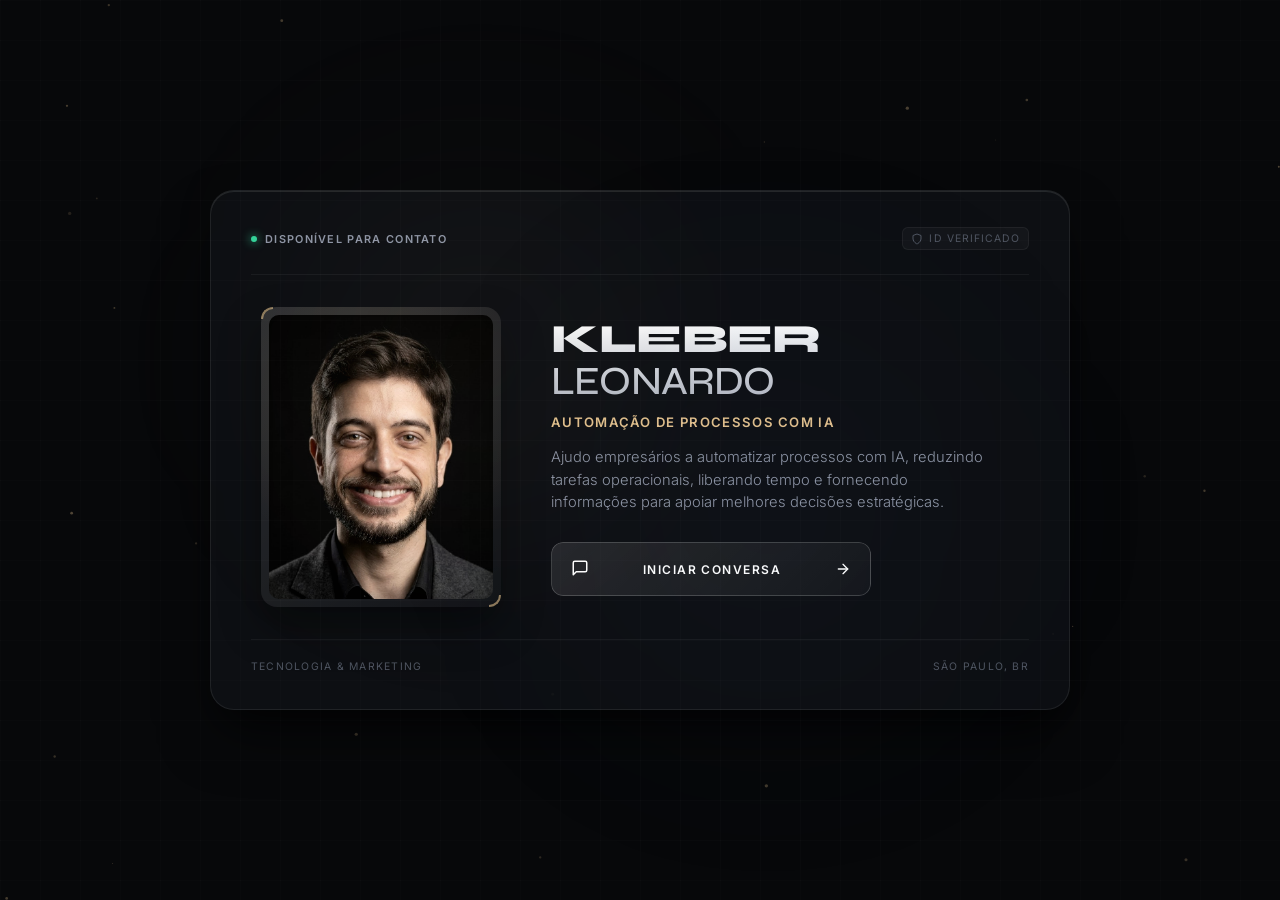
<file: index.html>
<!DOCTYPE html>
<html lang="pt-BR">
<head>
    <meta charset="UTF-8">
    <meta name="viewport" content="width=device-width, initial-scale=1.0, maximum-scale=1.0, user-scalable=no, viewport-fit=cover">
    <title>KLEBER LEONARDO 👋🏻</title>
    <meta name="description" content="KLEBER LEONARDO 👋🏻">
    
    <!-- Open Graph / Facebook -->
    <meta property="og:type" content="website">
    <meta property="og:title" content="KLEBER LEONARDO 👋🏻">
    <meta property="og:description" content="KLEBER LEONARDO 👋🏻">
    <meta property="og:image" content="img/avatar.jpg">

    <!-- Fonts: Google Fonts (Syne for high-end bespoke feel, Inter for crisp UI typography) -->
    <link rel="preconnect" href="https://fonts.googleapis.com">
    <link rel="preconnect" href="https://fonts.gstatic.com" crossorigin>
    <link href="https://fonts.googleapis.com/css2?family=Inter:wght@300;400;500;600&family=Syne:wght@500;700;800&display=swap" rel="stylesheet">
    
    <meta name="robots" content="noimageindex">
    
    <link rel="stylesheet" href="css/style.css">
</head>
<body>
    <!-- Canvas for subtle atmospheric noise/particles -->
    <canvas id="atmosphere-canvas"></canvas>

    <!-- Main Container - Single Viewport Master Piece -->
    <main class="app-viewport">
        <!-- Ambient Atmospheric Lighting -->
        <div class="ambient-glow ambient-glow-1"></div>
        <div class="ambient-glow ambient-glow-2"></div>
        <div class="ambient-grid"></div>

        <!-- Digital Identity Frame -->
        <div class="card-container" id="cardContainer">
            <!-- Glass Overlay Lines -->
            <div class="card-border-glow"></div>
            
            <!-- Top Status Bar / Identity Badge -->
            <div class="card-header">
                <div class="status-indicator">
                    <span class="pulse-dot"></span>
                    <span class="status-text">DISPONÍVEL PARA CONTATO</span>
                </div>
                <div class="security-badge">
                    <svg width="12" height="12" viewBox="0 0 24 24" fill="none" stroke="currentColor" stroke-width="2"><path d="M12 22s8-4 8-10V5l-8-3-8 3v7c0 6 8 10 8 10z"/></svg>
                    <span>ID VERIFICADO</span>
                </div>
            </div>

            <!-- Main Content Grid -->
            <div class="card-content">
                <!-- Visual Pillar: Portrait Showcase -->
                <div class="portrait-wrapper">
                    <div class="portrait-frame">
                        <div class="portrait-glow"></div>
                        <img src="img/avatar.jpg" alt="Digital Identity Portrait" id="portraitImg" class="portrait-img" draggable="false">
                        <div class="portrait-mask"></div>
                        <div class="portrait-corner corner-tl"></div>
                        <div class="portrait-corner corner-br"></div>
                    </div>
                </div>

                <!-- Textual Pillar: Identity & Position -->
                <div class="identity-wrapper">
                   <!-- <div class="identity-tag">apresentação rápida:</div> -->
                    <h1 class="identity-name">
                        <span class="first-name">KLEBER</span>
                        <span class="last-name">LEONARDO</span>
                    </h1>
                    <h2 class="identity-role">AUTOMAÇÃO DE PROCESSOS COM IA</h2>
                    
                    <p class="identity-statement">
                        Ajudo empresários a automatizar processos com IA, reduzindo tarefas operacionais, liberando tempo e fornecendo informações para apoiar melhores decisões estratégicas.
                    </p>

                    <!-- Interactive Action Pillar -->
                    <div class="action-wrapper">
                        <button class="cta-button" id="ctaButton" aria-label="Start Conversation">
                            <span class="btn-background"></span>
                            <span class="btn-glow"></span>
                            <span class="btn-content">
                                <span class="btn-icon">
                                    <svg width="18" height="18" viewBox="0 0 24 24" fill="none" stroke="currentColor" stroke-width="2" stroke-linecap="round" stroke-linejoin="round">
                                        <path d="M21 15a2 2 0 0 1-2 2H7l-4 4V5a2 2 0 0 1 2-2h14a2 2 0 0 1 2 2z"></path>
                                    </svg>
                                </span>
                                <span class="btn-text">INICIAR CONVERSA</span>
                                <span class="btn-arrow">
                                    <svg width="16" height="16" viewBox="0 0 24 24" fill="none" stroke="currentColor" stroke-width="2" stroke-linecap="round" stroke-linejoin="round">
                                        <line x1="5" y1="12" x2="19" y2="12"></line>
                                        <polyline points="12 5 19 12 12 19"></polyline>
                                    </svg>
                                </span>
                            </span>
                        </button>
                    </div>
                </div>
            </div>

            <!-- Footer / Metadata Stamp -->
            <div class="card-footer">
                <span class="meta-code">TECNOLOGIA & MARKETING</span>
                <span class="meta-location">SÃO PAULO, BR</span>
            </div>
        </div>
    </main>

    <script src="js/script.js"></script>
</body>
</html>
</file>
<file: css/style.css>
/* ==========================================================================
   RESET & SYSTEM VARIABLES
   ========================================================================== */
*, *::before, *::after {
    box-sizing: border-box;
    margin: 0;
    padding: 0;
    -webkit-user-select: none;
    -moz-user-select: none;
    -ms-user-select: none;
    user-select: none;
    -webkit-touch-callout: none;
}

:root {
    --bg-dark: #07080a;
    --card-bg: rgba(18, 20, 26, 0.65);
    --card-border: rgba(255, 255, 255, 0.08);
    --card-border-highlight: rgba(255, 255, 255, 0.25);
    
    --accent-gold: #e2c08d;
    --accent-glow: rgba(226, 192, 141, 0.15);
    --accent-white: #ffffff;
    --text-muted: #8e95a5;
    --text-dim: #505662;

    --font-heading: 'Syne', -apple-system, BlinkMacSystemFont, sans-serif;
    --font-body: 'Inter', -apple-system, BlinkMacSystemFont, sans-serif;

    --ease-out-expo: cubic-bezier(0.16, 1, 0.3, 1);
    --ease-out-back: cubic-bezier(0.34, 1.56, 0.64, 1);
}

/* ==========================================================================
   VIEWPORT ENFORCEMENT (ZERO SCROLL ABSOLUTE RULE)
   ========================================================================== */
html, body {
    width: 100vw;
    height: 100vh;
    height: 100dvh;
    overflow: hidden;
    background-color: var(--bg-dark);
    font-family: var(--font-body);
    color: var(--accent-white);
    display: flex;
    justify-content: center;
    align-items: center;
    position: relative;
    touch-action: none;
}

/* Canvas for background particles/ambient noise */
#atmosphere-canvas {
    position: absolute;
    top: 0;
    left: 0;
    width: 100%;
    height: 100%;
    z-index: 1;
    pointer-events: none;
    opacity: 0.6;
}

/* Ambient Background Lights */
.ambient-glow {
    position: absolute;
    border-radius: 50%;
    filter: blur(120px);
    pointer-events: none;
    z-index: 2;
}

.ambient-glow-1 {
    top: 15%;
    left: 20%;
    width: 35vw;
    height: 35vw;
    background: radial-gradient(circle, rgba(226, 192, 141, 0.08) 0%, rgba(0,0,0,0) 70%);
}

.ambient-glow-2 {
    bottom: 15%;
    right: 20%;
    width: 40vw;
    height: 40vw;
    background: radial-gradient(circle, rgba(60, 90, 140, 0.08) 0%, rgba(0,0,0,0) 70%);
}

.ambient-grid {
    position: absolute;
    inset: 0;
    background-image: 
        linear-gradient(rgba(255, 255, 255, 0.02) 1px, transparent 1px),
        linear-gradient(90deg, rgba(255, 255, 255, 0.02) 1px, transparent 1px);
    background-size: 40px 40px;
    z-index: 2;
    pointer-events: none;
    opacity: 0.7;
}

/* Master Application Container */
.app-viewport {
    width: 100%;
    height: 100%;
    display: flex;
    align-items: center;
    justify-content: center;
    padding: 20px;
    z-index: 3;
    perspective: 1000px;
}

/* ==========================================================================
   DIGITAL CARD STRUCTURAL LAYOUT
   ========================================================================== */
.card-container {
    width: 100%;
    max-width: 860px;
    height: auto;
    max-height: calc(100dvh - 40px);
    background: var(--card-bg);
    backdrop-filter: blur(24px);
    -webkit-backdrop-filter: blur(24px);
    border: 1px solid var(--card-border);
    border-radius: 24px;
    padding: 36px 40px;
    display: flex;
    flex-direction: column;
    justify-content: space-between;
    position: relative;
    box-shadow: 
        0 30px 60px -12px rgba(0, 0, 0, 0.56),
        0 18px 36px -18px rgba(0, 0, 0, 0.7),
        inset 0 1px 0 rgba(255, 255, 255, 0.1);
    transform-style: preserve-3d;
    transition: transform 0.2s var(--ease-out-expo), box-shadow 0.2s var(--ease-out-expo);
    opacity: 0;
    transform: translateY(20px) scale(0.97);
}

.card-container.is-ready {
    opacity: 1;
    transform: translateY(0) scale(1);
    transition: opacity 0.8s var(--ease-out-expo), transform 0.8s var(--ease-out-expo);
}

/* Card Header Status Bar */
.card-header {
    display: flex;
    justify-content: space-between;
    align-items: center;
    padding-bottom: 24px;
    border-bottom: 1px solid rgba(255, 255, 255, 0.05);
}

.status-indicator {
    display: flex;
    align-items: center;
    gap: 8px;
}

.pulse-dot {
    width: 6px;
    height: 6px;
    background-color: #34d399;
    border-radius: 50%;
    box-shadow: 0 0 10px #34d399;
    animation: pulse 2s infinite;
}

@keyframes pulse {
    0% { transform: scale(0.95); box-shadow: 0 0 0 0 rgba(52, 211, 153, 0.7); }
    70% { transform: scale(1); box-shadow: 0 0 0 6px rgba(52, 211, 153, 0); }
    100% { transform: scale(0.95); box-shadow: 0 0 0 0 rgba(52, 211, 153, 0); }
}

.status-text {
    font-size: 0.68rem;
    font-weight: 600;
    letter-spacing: 0.12em;
    color: var(--text-muted);
}

.security-badge {
    display: flex;
    align-items: center;
    gap: 6px;
    font-size: 0.65rem;
    letter-spacing: 0.1em;
    color: var(--text-dim);
    padding: 4px 8px;
    background: rgba(255, 255, 255, 0.03);
    border: 1px solid rgba(255, 255, 255, 0.05);
    border-radius: 6px;
}

/* Content Body Grid */
.card-content {
    display: grid;
    grid-template-columns: 260px 1fr;
    gap: 40px;
    align-items: center;
    padding: 32px 0;
}

/* Portrait Styling */
.portrait-wrapper {
    width: 100%;
    display: flex;
    justify-content: center;
}

.portrait-frame {
    position: relative;
    width: 240px;
    height: 300px;
    border-radius: 16px;
    padding: 8px;
    background: linear-gradient(135deg, rgba(255,255,255,0.12), rgba(255,255,255,0.02));
    box-shadow: 0 20px 40px rgba(0,0,0,0.4);
}

.portrait-glow {
    position: absolute;
    inset: 0;
    border-radius: 16px;
    background: radial-gradient(circle at 50% 30%, var(--accent-glow) 0%, transparent 70%);
    pointer-events: none;
}

.portrait-img {
    width: 100%;
    height: 100%;
    object-fit: cover;
    border-radius: 10px;
    filter: grayscale(20%) contrast(105%);
    transition: filter 0.5s ease;
    pointer-events: none;
}

.portrait-frame:hover .portrait-img {
    filter: grayscale(0%) contrast(110%);
}

.portrait-mask {
    position: absolute;
    inset: 8px;
    border-radius: 10px;
    box-shadow: inset 0 0 20px rgba(0,0,0,0.5);
    pointer-events: none;
}

.portrait-corner {
    position: absolute;
    width: 12px;
    height: 12px;
    border-color: var(--accent-gold);
    border-style: solid;
    pointer-events: none;
    opacity: 0.6;
}

.corner-tl { top: 0; left: 0; border-width: 2px 0 0 2px; border-top-left-radius: 16px; }
.corner-br { bottom: 0; right: 0; border-width: 0 2px 2px 0; border-bottom-right-radius: 16px; }

/* Identity & Typography */
.identity-wrapper {
    display: flex;
    flex-direction: column;
    justify-content: center;
}

.identity-tag {
    font-size: 0.65rem;
    font-weight: 600;
    letter-spacing: 0.2em;
    color: var(--accent-gold);
    margin-bottom: 8px;
}

.identity-name {
    font-family: var(--font-heading);
    font-size: 2.5rem;
    font-weight: 800;
    line-height: 1.05;
    letter-spacing: -0.02em;
    margin-bottom: 12px;
    text-transform: uppercase;
    background: linear-gradient(180deg, #FFFFFF 0%, #B0B5C0 100%);
    -webkit-background-clip: text;
    -webkit-text-fill-color: transparent;
}

.identity-name .last-name {
    font-weight: 500;
    color: rgba(255,255,255,0.7);
}

.identity-role {
    font-size: 0.82rem;
    font-weight: 600;
    letter-spacing: 0.1em;
    color: var(--accent-gold);
    margin-bottom: 16px;
    text-transform: uppercase;
}

.identity-statement {
    font-size: 0.92rem;
    line-height: 1.55;
    color: var(--text-muted);
    font-weight: 300;
    margin-bottom: 28px;
    max-width: 440px;
}

/* High-End Interactive Button */
.action-wrapper {
    width: 100%;
}

.cta-button {
    position: relative;
    width: 100%;
    max-width: 320px;
    height: 54px;
    background: transparent;
    border: none;
    outline: none;
    cursor: pointer;
    border-radius: 12px;
    overflow: hidden;
    transform: translateZ(0);
}

.btn-background {
    position: absolute;
    inset: 0;
    background: linear-gradient(135deg, rgba(255, 255, 255, 0.1), rgba(255, 255, 255, 0.03));
    border: 1px solid rgba(255, 255, 255, 0.18);
    border-radius: 12px;
    transition: all 0.3s var(--ease-out-expo);
}

.btn-glow {
    position: absolute;
    inset: -2px;
    background: linear-gradient(90deg, var(--accent-gold), #ffffff, var(--accent-gold));
    border-radius: 14px;
    opacity: 0;
    filter: blur(8px);
    transition: opacity 0.3s ease;
    z-index: -1;
}

.btn-content {
    position: relative;
    z-index: 2;
    height: 100%;
    display: flex;
    align-items: center;
    justify-content: space-between;
    padding: 0 20px;
    color: var(--accent-white);
    font-family: var(--font-body);
    font-size: 0.75rem;
    font-weight: 600;
    letter-spacing: 0.12em;
}

.btn-arrow {
    display: flex;
    align-items: center;
    transition: transform 0.3s var(--ease-out-back);
}

.cta-button:hover .btn-background {
    background: linear-gradient(135deg, rgba(226, 192, 141, 0.25), rgba(255, 255, 255, 0.08));
    border-color: var(--accent-gold);
}

.cta-button:hover .btn-glow {
    opacity: 0.4;
}

.cta-button:hover .btn-arrow {
    transform: translateX(4px);
}

.cta-button:active {
    transform: scale(0.98);
}

/* Card Footer */
.card-footer {
    display: flex;
    justify-content: space-between;
    align-items: center;
    padding-top: 20px;
    border-top: 1px solid rgba(255, 255, 255, 0.05);
    font-size: 0.65rem;
    letter-spacing: 0.12em;
    color: var(--text-dim);
}

/* ==========================================================================
   RESPONSIVE LAYOUT ENGINE (ALL VIEWPORTS MATCHING ZERO-SCROLL)
   ========================================================================== */

/* Mobile Vertical (Primary Focus) */
@media (max-width: 768px) and (orientation: portrait) {
    .app-viewport {
        padding: 16px;
    }

    .card-container {
        padding: 24px 20px;
        max-height: calc(100dvh - 32px);
        border-radius: 20px;
    }

    .card-content {
        grid-template-columns: 1fr;
        gap: 20px;
        padding: 16px 0;
        text-align: center;
    }

    .portrait-frame {
        width: 160px;
        height: 200px;
    }

    .identity-wrapper {
        align-items: center;
    }

    .identity-name {
        font-size: 1.8rem;
        margin-bottom: 6px;
    }

    .identity-role {
        font-size: 0.72rem;
        margin-bottom: 12px;
    }

    .identity-statement {
        font-size: 0.8rem;
        line-height: 1.45;
        margin-bottom: 20px;
    }

    .cta-button {
        max-width: 100%;
        height: 50px;
    }
}

/* Mobile Horizontal & Small Height Viewports */
@media (max-height: 600px) {
    .card-container {
        padding: 16px 24px;
    }

    .card-header, .card-footer {
        padding-top: 8px;
        padding-bottom: 8px;
    }

    .card-content {
        grid-template-columns: 140px 1fr;
        gap: 20px;
        padding: 8px 0;
    }

    .portrait-frame {
        width: 130px;
        height: 150px;
    }

    .identity-name {
        font-size: 1.5rem;
        margin-bottom: 4px;
    }

    .identity-statement {
        font-size: 0.75rem;
        margin-bottom: 12px;
        display: -webkit-box;
        -webkit-line-clamp: 2;
        -webkit-box-orient: vertical;
        overflow: hidden;
    }

    .cta-button {
        height: 42px;
    }
}
</file>
